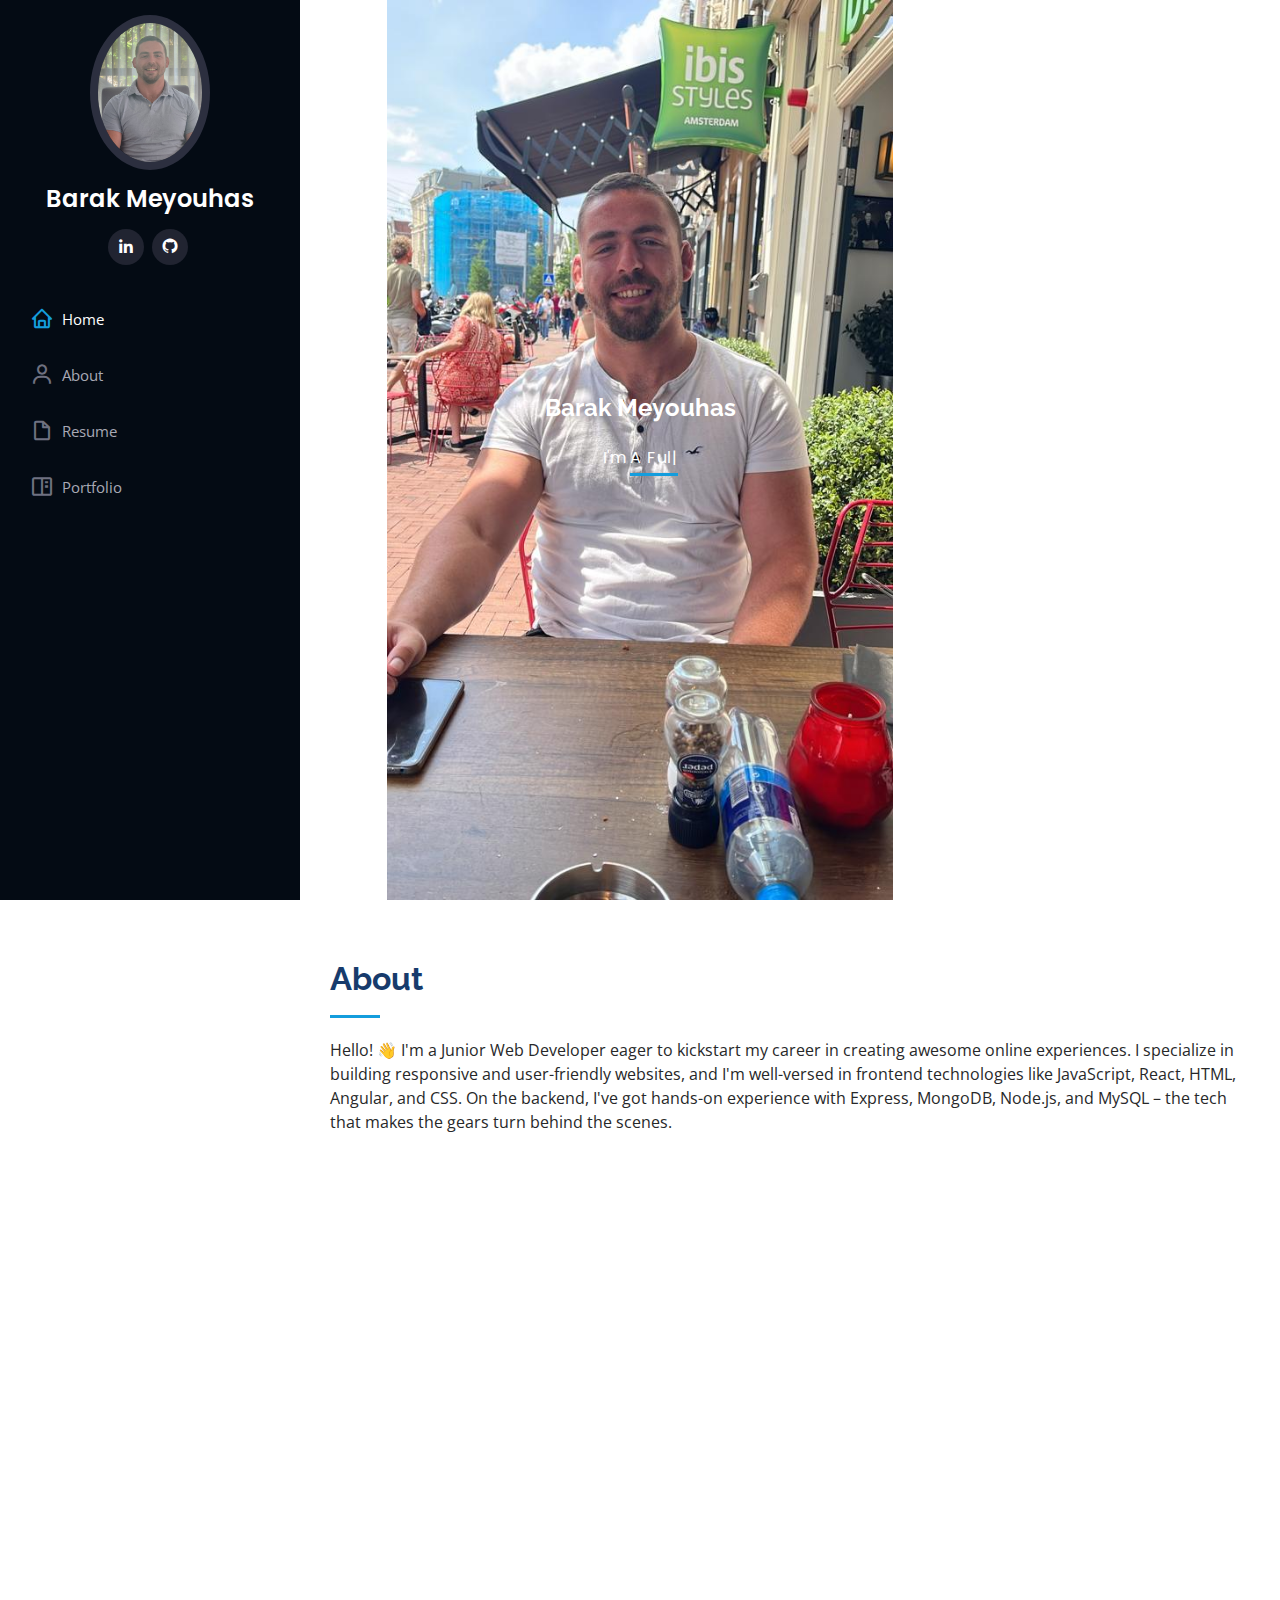
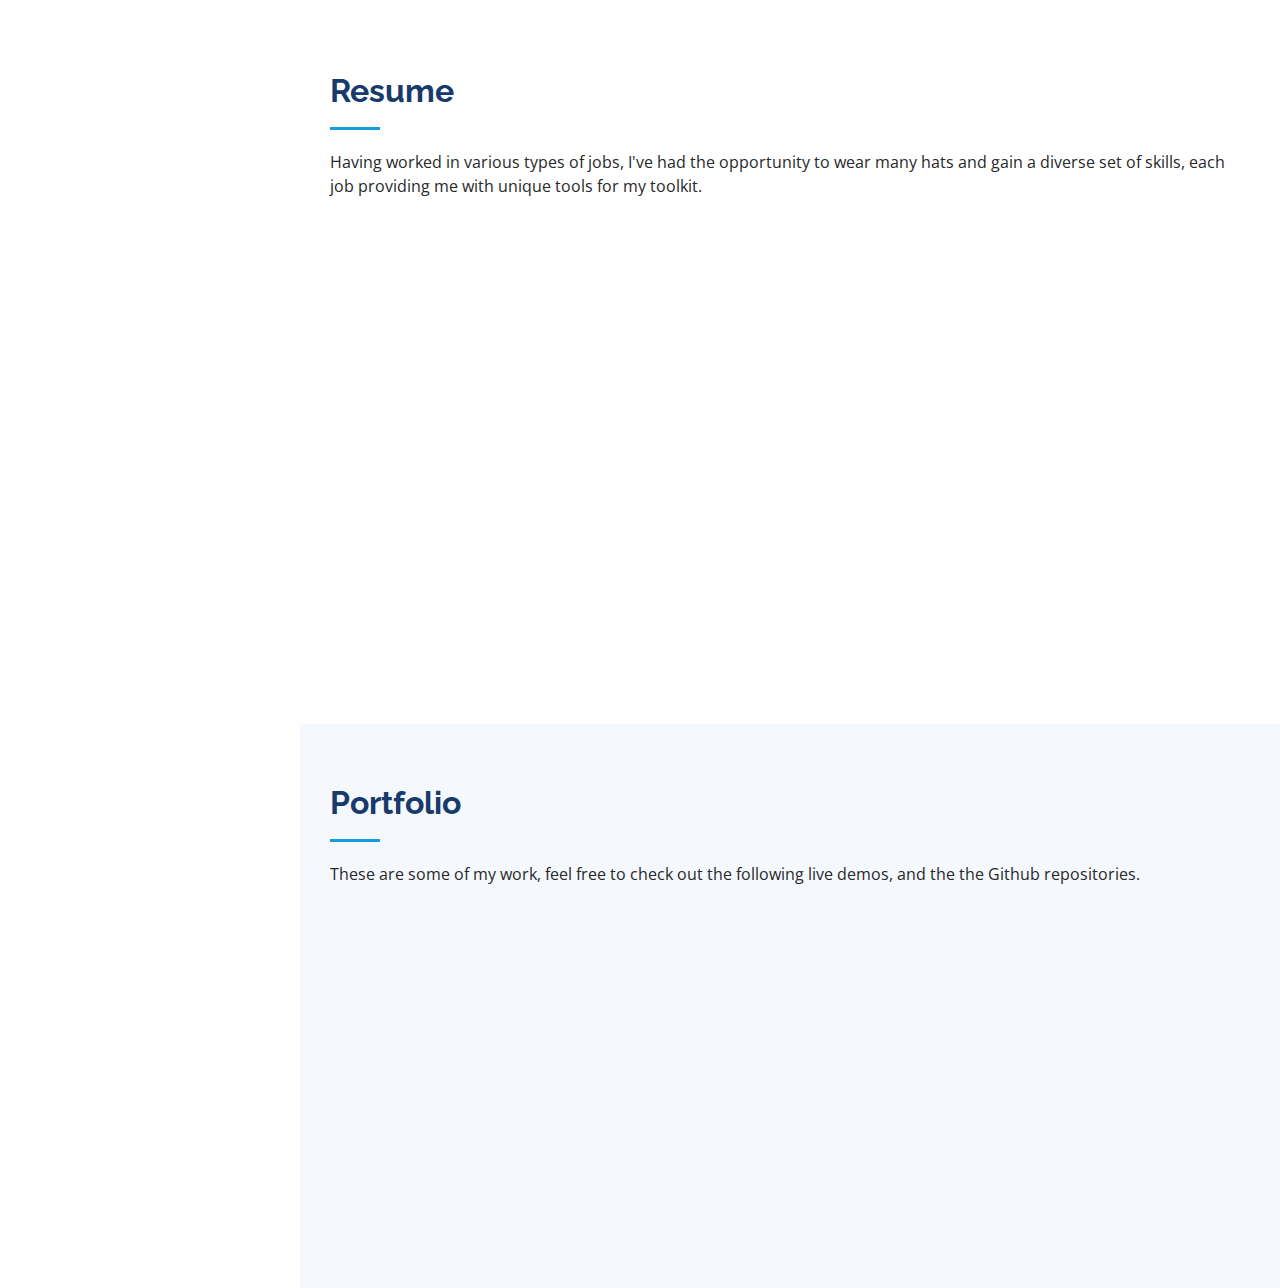
<file: index.html>
<!DOCTYPE html>
<html lang="en">
  <head>
    <meta charset="utf-8" />
    <meta content="width=device-width, initial-scale=1.0" name="viewport" />

    <title>Portfolio - Barak Meyouhas</title>
    <meta content="" name="description" />
    <meta content="" name="keywords" />

    <!-- Favicons -->
    <link href="assets/img/favicon.png" rel="icon" />
    <link href="assets/img/apple-touch-icon.png" rel="apple-touch-icon" />

    <!-- Google Fonts -->
    <link
      href="https://fonts.googleapis.com/css?family=Open+Sans:300,300i,400,400i,600,600i,700,700i|Raleway:300,300i,400,400i,500,500i,600,600i,700,700i|Poppins:300,300i,400,400i,500,500i,600,600i,700,700i"
      rel="stylesheet"
    />

    <!-- Vendor CSS Files -->
    <link href="assets/vendor/aos/aos.css" rel="stylesheet" />
    <link
      href="assets/vendor/bootstrap/css/bootstrap.min.css"
      rel="stylesheet"
    />
    <link
      href="assets/vendor/bootstrap-icons/bootstrap-icons.css"
      rel="stylesheet"
    />
    <link href="assets/vendor/boxicons/css/boxicons.min.css" rel="stylesheet" />
    <link
      href="assets/vendor/glightbox/css/glightbox.min.css"
      rel="stylesheet"
    />
    <link href="assets/vendor/swiper/swiper-bundle.min.css" rel="stylesheet" />

    <!-- Template Main CSS File -->
    <link href="assets/css/style.css" rel="stylesheet" />

    <!-- =======================================================
  * Template Name: iPortfolio
  * Updated: Nov 17 2023 with Bootstrap v5.3.2
  * Template URL: https://bootstrapmade.com/iportfolio-bootstrap-portfolio-websites-template/
  * Author: BootstrapMade.com
  * License: https://bootstrapmade.com/license/
  ======================================================== -->
  </head>

  <body>
    <!-- ======= Mobile nav toggle button ======= -->
    <i class="bi bi-list mobile-nav-toggle d-xl-none"></i>

    <!-- ======= Header ======= -->
    <header id="header">
      <div class="d-flex flex-column">
        <div class="profile">
          <img
            src="assets/img/portfolio image.jpeg"
            alt=""
            class="img-fluid rounded-circle"
          />
          <h1 class="text-light"><a href="index.html">Barak Meyouhas</a></h1>
          <div class="social-links mt-3 text-center">
            
            <a target="_blank" href="https://www.linkedin.com/in/barak-meyouhas-374752289/" class="linkedin"><i class="bx bxl-linkedin"></i></a>
            <a target="_blank" href="https://github.com/BarakMeyouhas" class="github"><i class="bx bxl-github"></i></a>

          </div>
        </div>

        <nav id="navbar" class="nav-menu navbar">
          <ul>
            <li>
              <a href="#hero" class="nav-link scrollto active"
                ><i class="bx bx-home"></i> <span>Home</span></a
              >
            </li>
            <li>
              <a href="#about" class="nav-link scrollto"
                ><i class="bx bx-user"></i> <span>About</span></a
              >
            </li>
            <li>
              <a href="#resume" class="nav-link scrollto"
                ><i class="bx bx-file-blank"></i> <span>Resume</span></a
              >
            </li>
            <li>
              <a href="#portfolio" class="nav-link scrollto"
                ><i class="bx bx-book-content"></i> <span>Portfolio</span></a
              >
            </li>
          </ul>
        </nav>
        <!-- .nav-menu -->
      </div>
    </header>
    <!-- End Header -->

    <!-- ======= Hero Section ======= -->
    <section
      id="hero"
      class="d-flex flex-column justify-content-center align-items-center"
    >
      <div class="hero-container" data-aos="fade-in">
        <h1>Barak Meyouhas</h1>
        <p>
          I'm
          <span
            class="typed"
            data-typed-items="A Full Stack Developer,A Team Player, Dedicated"
          ></span>
        </p>
      </div>
    </section>
    <!-- End Hero -->

    <main id="main">
      <!-- ======= About Section ======= -->
      <section id="about" class="about">
        <div class="container">
          <div class="section-title">
            <h2>About</h2>
            <p>
              Hello! 👋 I'm a Junior Web Developer eager to kickstart my career
              in creating awesome online experiences. I specialize in building
              responsive and user-friendly websites, and I'm well-versed in
              frontend technologies like JavaScript, React, HTML, Angular, and
              CSS. On the backend, I've got hands-on experience with Express,
              MongoDB, Node.js, and MySQL – the tech that makes the gears turn
              behind the scenes.
            </p>
          </div>

          <div class="row">
            <div class="col-lg-4" data-aos="fade-right">
              <img
                src="assets/img/portfolio image.jpeg"
                class="img-fluid"
                alt=""
              />
            </div>
            <div class="col-lg-8 pt-4 pt-lg-0 content" data-aos="fade-left">
              <h3>Full Stack Web Developer.</h3>
              <p class="fst-italic">Here are some more details about me.</p>
              <div class="row">
                <div class="col-lg-6">
                  <ul>
                    <li>
                      <i class="bi bi-chevron-right"></i>
                      <strong>Birthday:</strong> <span>25 February 1998</span>
                    </li>
                    <li>
                      <i class="bi bi-chevron-right"></i>
                      <strong>Phone:</strong> <span>0543342645</span>
                    </li>
                    <li>
                      <i class="bi bi-chevron-right"></i>
                      <strong>City:</strong> <span>Kfar Yona, Israel</span>
                    </li>
                  </ul>
                </div>
                <div class="col-lg-6">
                  <ul>
                    <li>
                      <i class="bi bi-chevron-right"></i> <strong>Age:</strong>
                      <span>26</span>
                    </li>
                    <li>
                      <i class="bi bi-chevron-right"></i>
                      <strong>Email:</strong>
                      <span>barakm25@gmail.com</span>
                    </li>
                    <li>
                      <i class="bi bi-chevron-right"></i>
                      <strong>Freelance:</strong> <span>Available</span>
                    </li>
                  </ul>
                </div>
              </div>
              <p>
                I've honed my skills through practical projects, and I'm ready
                to bring my passion for clean and efficient code to a
                professional setting. I approach each project with careful
                planning, ensuring that not only does everything work
                seamlessly, but it also looks good and provides a great user
                experience. My goal is to contribute and learn in a
                collaborative team environment while continuing to grow as a
                developer. Excited about the opportunity to bring my coding
                skills to a dynamic work environment and make a real impact!
              </p>
            </div>
          </div>
        </div>
      </section>
      <!-- End About Section -->

      <!-- ======= Facts Section ======= -->

      <!-- End Facts Section -->

      <!-- ======= Skills Section ======= -->

      <!-- End Skills Section -->

      <!-- ======= Resume Section ======= -->
      <section id="resume" class="resume">
        <div class="container">
          <div class="section-title">
            <h2>Resume</h2>
            <p>
              Having worked in various types of jobs, I've had the opportunity
              to wear many hats and gain a diverse set of skills, each job
              providing me with unique tools for my toolkit.
            </p>
          </div>

          <div class="row">
            <div class="col-lg-6" data-aos="fade-up">
              <h3 class="resume-title">Sumary</h3>
              <div class="resume-item pb-0">
                <h4>Barak Meyouhas</h4>
                <p>
                  <em
                    >Full Stack developer, knowledgeable in a variety of
                    languages ​​and software tools, graduated from John Bryce
                    academy with honors.</em
                  >
                </p>
              </div>

              <h3 class="resume-title">Education</h3>
              <div class="resume-item">
                <h4>Full Stack Developer</h4>
                <p><em>John Bryce academy</em></p>
              </div>
              <div class="resume-item">
                <h4>Fitness and Krav Maga coach</h4>
                <p><em>Wingate Institute</em></p>
              </div>
            </div>
            <div class="col-lg-6" data-aos="fade-up" data-aos-delay="100">
              <h3 class="resume-title">Professional Experience</h3>
              <div class="resume-item">
                <h4>Team leader, Camino, Geolim</h4>
                <ul>
                  <li>
                    Planning, leading and execution of projects - full
                    responsibility for constructions on behalf of the company
                  </li>
                  <li>Management of a team of 3 people or more</li>
                  <li>Solving problems in the field</li>
                </ul>
              </div>
              <div class="resume-item">
                <h4>Sports hall manager, Kfar Yona municipality</h4>
                <ul>
                  <li>Logistical management of a multi-purpose sports hall</li>
                  <li>
                    Communication with parents, students and various municipal
                    officials
                  </li>
                </ul>
              </div>
            </div>
          </div>
        </div>
      </section>
      <!-- End Resume Section -->

      <!-- ======= Portfolio Section ======= -->
      <section id="portfolio" class="portfolio section-bg">
        <div class="container">
          <div class="section-title">
            <h2>Portfolio</h2>
            <p>
              These are some of my work, feel free to check out the following live demos, and the the Github repositories.
            </p>
          </div>

          <!-- <div class="row" data-aos="fade-up">
            <div class="col-lg-12 d-flex justify-content-center">
              <ul id="portfolio-flters">
                <li data-filter="*" class="filter-active">All</li>
                <li data-filter=".filter-app">App</li>
                <li data-filter=".filter-card">Card</li>
                <li data-filter=".filter-web">Web</li>
              </ul>
            </div>
          </div> -->

          <div
            class="row portfolio-container"
            data-aos="fade-up"
            data-aos-delay="100"
          >
          <div class="col-lg-4 col-md-6 portfolio-item filter-app">
            <div class="portfolio-wrap">
              <img
                src="assets/img/portfolio/spotify clone.png"
                class="img-fluid"
                alt=""
              />
              <div class="portfolio-links">
                <a
                  href="assets/img/portfolio/spotify clone.png"
                  data-gallery="portfolioGallery"
                  class="portfolio-lightbox"
                  title="My Spotify Clone"
                  ><i class="bx bx-plus"></i>
                  <a target="_blank" href="https://github.com/BarakMeyouhas/Spotify-Clone" class="github"><i class="bx bxl-github"></i></a>
                </a>
                <a target="_blank" href="https://spotify-clone-nyz7.vercel.app/" title="More Details"
                  ><i class="bx bx-link"></i
                ></a>
              </div>
            </div>
          </div>

          <div class="col-lg-4 col-md-6 portfolio-item filter-app">
            <div class="portfolio-wrap">
              <img
                src="assets/img/portfolio/my-games-app.png"
                class="img-fluid"
                alt=""
              />
              <div class="portfolio-links">
                <a
                  href="assets/img/portfolio/my-games-app.png"
                  data-gallery="portfolioGallery"
                  class="portfolio-lightbox"
                  title="My Games App"
                  ><i class="bx bx-plus"></i>
                  <a target="_blank" href="https://github.com/BarakMeyouhas/my-games-app" class="github"><i class="bx bxl-github"></i></a>
                </a>
                <a target="_blank" href="https://beamish-blancmange-5e7497.netlify.app" title="More Details"
                  ><i class="bx bx-link"></i
                ></a>
              </div>
            </div>
          </div>

            <div class="col-lg-4 col-md-6 portfolio-item filter-app">
              <div class="portfolio-wrap">
                <img
                  src="assets/img/portfolio/my-vacation-app.jpg"
                  class="img-fluid"
                  alt=""
                />
                <div class="portfolio-links">
                  <a
                    href="assets/img/portfolio/my-vacation-app.jpg"
                    data-gallery="portfolioGallery"
                    class="portfolio-lightbox"
                    title="My Vacation App"
                    ><i class="bx bx-plus"></i>
                    <a target="_blank" href="https://github.com/BarakMeyouhas/my-vacation-app" class="github"><i class="bx bxl-github"></i></a>
                  </a>
                  <a target="_blank" href="https://inspiring-pudding-ed8de6.netlify.app" title="More Details"
                    ><i class="bx bx-link"></i
                  ></a>
                </div>
              </div>
            </div>

            <div class="col-lg-4 col-md-6 portfolio-item filter-web">
              <div class="portfolio-wrap">
                <img
                  src="assets/img/portfolio/my-album-app.png"
                  class="img-fluid"
                  alt=""
                />
                <div class="portfolio-links">
                  <a
                    href="assets/img/portfolio/my-album-app.png"
                    data-gallery="portfolioGallery"
                    class="portfolio-lightbox"
                    title="My Album App"
                    ><i class="bx bx-plus"></i>
                    <a target="_blank" href="https://github.com/BarakMeyouhas/my-album-app" class="github"><i class="bx bxl-github"></i></a>
                  </a>
                  <a target="_blank" href="https://magnificent-muffin-681f49.netlify.app" title="More Details"
                    ><i class="bx bx-link"></i
                  ></a>
                </div>
              </div>
            </div>

            <div class="col-lg-4 col-md-6 portfolio-item filter-app">
              <div class="portfolio-wrap">
                <img
                  src="assets/img/portfolio/my-youtube-app.png"
                  class="img-fluid"
                  alt=""
                />
                <div class="portfolio-links">
                  <a
                    href="assets/img/portfolio/my-youtube-app.png"
                    data-gallery="portfolioGallery"
                    class="portfolio-lightbox"
                    title="My Youtube App"
                    ><i class="bx bx-plus"></i>
                    <a target="_blank" href="https://github.com/BarakMeyouhas/my-youtube-app" class="github"><i class="bx bxl-github"></i></a>

                </a>
                  <a target="_blank" href="https://clinquant-torte-0fb9c6.netlify.app" title="More Details"
                    ><i class="bx bx-link"></i
                  ></a>
                </div>
              </div>
            </div>

            <div class="col-lg-4 col-md-6 portfolio-item filter-card">
              <div class="portfolio-wrap">
                <img
                  src="assets/img/portfolio/my-crypto-app.png"
                  class="img-fluid"
                  alt=""
                />
                <div class="portfolio-links">
                  <a
                    href="assets/img/portfolio/my-crypto-app.png"
                    data-gallery="portfolioGallery"
                    class="portfolio-lightbox"
                    title="My Crypto App"
                    >
                    <i class="bx bx-plus"></i>
                    <a target="_blank" href="https://github.com/BarakMeyouhas/my-crypto-project" class="github"><i class="bx bxl-github"></i></a>
                </a>
                  <a target="_blank" href="https://659edfb739a17f106f3be82f--marvelous-macaron-b2f833.netlify.app" title="More Details"
                    ><i class="bx bx-link"></i
                  ></a>
                </div>
              </div>
            </div>

            
      </section>
      <!-- End Portfolio Section -->

      <!-- ======= Services Section ======= -->

      <!-- End Services Section -->

      <!-- ======= Testimonials Section ======= -->

      <!-- End Testimonials Section -->

      <!-- ======= Contact Section ======= -->

      <!-- End Contact Section -->
    </main>
    <!-- End #main -->

    <!-- ======= Footer ======= -->
    <footer id="footer">
      <div class="container">
        <div class="copyright"></div>
        <div class="credits">
          <!-- All the links in the footer should remain intact. -->
          <!-- You can delete the links only if you purchased the pro version. -->
          <!-- Licensing information: https://bootstrapmade.com/license/ -->
          <!-- Purchase the pro version with working PHP/AJAX contact form: https://bootstrapmade.com/iportfolio-bootstrap-portfolio-websites-template/ -->
          <!-- Designed by <a href="https://bootstrapmade.com/">BootstrapMade</a> -->
        </div>
      </div>
    </footer>
    <!-- End  Footer -->

    <a
      href="#"
      class="back-to-top d-flex align-items-center justify-content-center"
      ><i class="bi bi-arrow-up-short"></i
    ></a>

    <!-- Vendor JS Files -->
    <script src="assets/vendor/purecounter/purecounter_vanilla.js"></script>
    <script src="assets/vendor/aos/aos.js"></script>
    <script src="assets/vendor/bootstrap/js/bootstrap.bundle.min.js"></script>
    <script src="assets/vendor/glightbox/js/glightbox.min.js"></script>
    <script src="assets/vendor/isotope-layout/isotope.pkgd.min.js"></script>
    <script src="assets/vendor/swiper/swiper-bundle.min.js"></script>
    <script src="assets/vendor/typed.js/typed.umd.js"></script>
    <script src="assets/vendor/waypoints/noframework.waypoints.js"></script>
    <script src="assets/vendor/php-email-form/validate.js"></script>

    <!-- Template Main JS File -->
    <script src="assets/js/main.js"></script>
  </body>
</html>
</file>
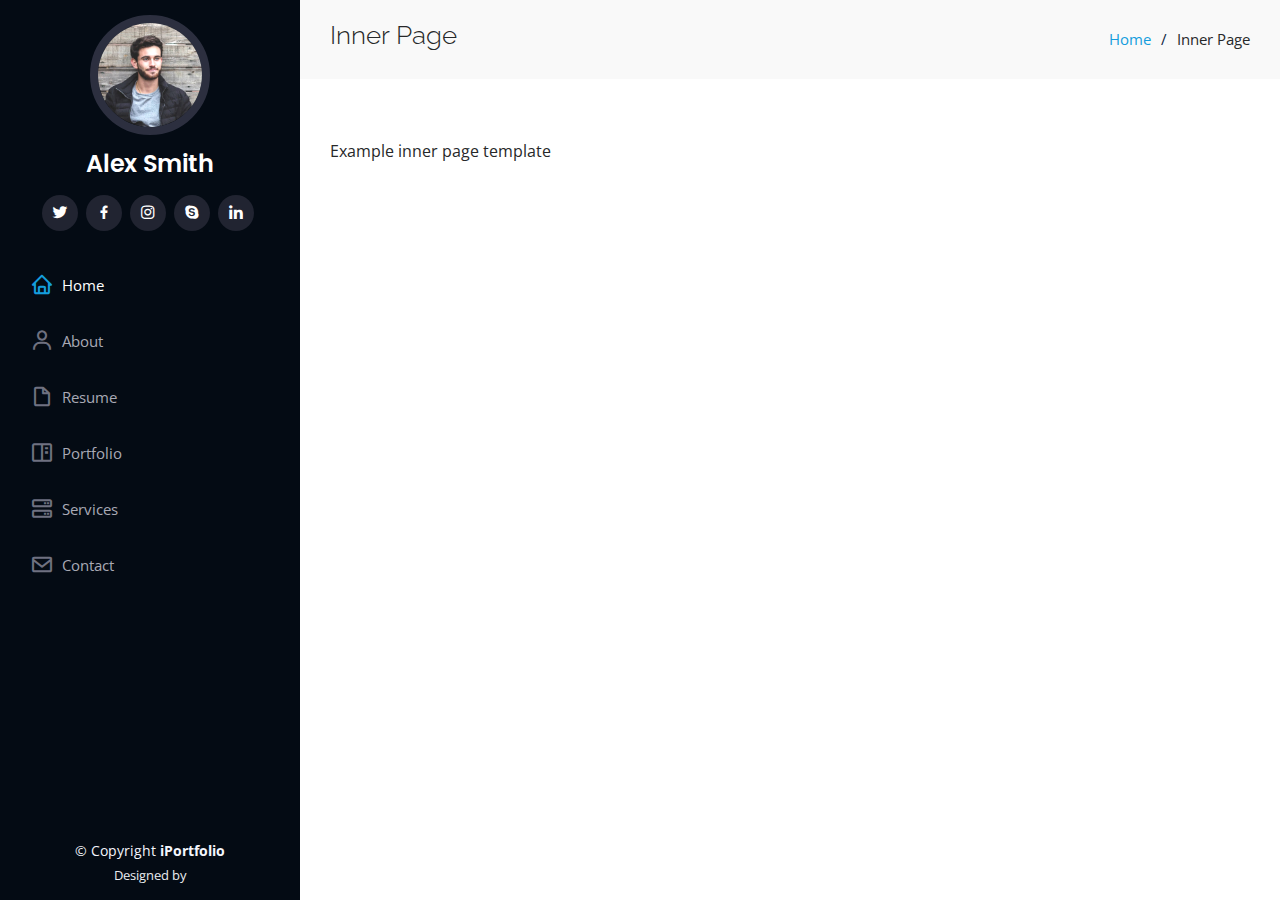
<file: inner-page.html>
<!DOCTYPE html>
<html lang="en">

<head>
  <meta charset="utf-8">
  <meta content="width=device-width, initial-scale=1.0" name="viewport">

  <title>Inner Page - iPortfolio Bootstrap Template</title>
  <meta content="" name="description">
  <meta content="" name="keywords">

  <!-- Favicons -->
  <link href="assets/img/favicon.png" rel="icon">
  <link href="assets/img/apple-touch-icon.png" rel="apple-touch-icon">

  <!-- Google Fonts -->
  <link href="https://fonts.googleapis.com/css?family=Open+Sans:300,300i,400,400i,600,600i,700,700i|Raleway:300,300i,400,400i,500,500i,600,600i,700,700i|Poppins:300,300i,400,400i,500,500i,600,600i,700,700i" rel="stylesheet">

  <!-- Vendor CSS Files -->
  <link href="assets/vendor/aos/aos.css" rel="stylesheet">
  <link href="assets/vendor/bootstrap/css/bootstrap.min.css" rel="stylesheet">
  <link href="assets/vendor/bootstrap-icons/bootstrap-icons.css" rel="stylesheet">
  <link href="assets/vendor/boxicons/css/boxicons.min.css" rel="stylesheet">
  <link href="assets/vendor/glightbox/css/glightbox.min.css" rel="stylesheet">
  <link href="assets/vendor/swiper/swiper-bundle.min.css" rel="stylesheet">

  <!-- Template Main CSS File -->
  <link href="assets/css/style.css" rel="stylesheet">

  <!-- =======================================================
  * Template Name: iPortfolio
  * Updated: Nov 17 2023 with Bootstrap v5.3.2
  * Template URL: https://bootstrapmade.com/iportfolio-bootstrap-portfolio-websites-template/
  * Author: BootstrapMade.com
  * License: https://bootstrapmade.com/license/
  ======================================================== -->
</head>

<body>

  <!-- ======= Mobile nav toggle button ======= -->
  <i class="bi bi-list mobile-nav-toggle d-xl-none"></i>

  <!-- ======= Header ======= -->
  <header id="header">
    <div class="d-flex flex-column">

      <div class="profile">
        <img src="assets/img/profile-img.jpg" alt="" class="img-fluid rounded-circle">
        <h1 class="text-light"><a href="index.html">Alex Smith</a></h1>
        <div class="social-links mt-3 text-center">
          <a href="#" class="twitter"><i class="bx bxl-twitter"></i></a>
          <a href="#" class="facebook"><i class="bx bxl-facebook"></i></a>
          <a href="#" class="instagram"><i class="bx bxl-instagram"></i></a>
          <a href="#" class="google-plus"><i class="bx bxl-skype"></i></a>
          <a href="#" class="linkedin"><i class="bx bxl-linkedin"></i></a>
        </div>
      </div>

      <nav id="navbar" class="nav-menu navbar">
        <ul>
          <li><a href="#hero" class="nav-link scrollto active"><i class="bx bx-home"></i> <span>Home</span></a></li>
          <li><a href="#about" class="nav-link scrollto"><i class="bx bx-user"></i> <span>About</span></a></li>
          <li><a href="#resume" class="nav-link scrollto"><i class="bx bx-file-blank"></i> <span>Resume</span></a></li>
          <li><a href="#portfolio" class="nav-link scrollto"><i class="bx bx-book-content"></i> <span>Portfolio</span></a></li>
          <li><a href="#services" class="nav-link scrollto"><i class="bx bx-server"></i> <span>Services</span></a></li>
          <li><a href="#contact" class="nav-link scrollto"><i class="bx bx-envelope"></i> <span>Contact</span></a></li>
        </ul>
      </nav><!-- .nav-menu -->
    </div>
  </header><!-- End Header -->

  <main id="main">

    <!-- ======= Breadcrumbs ======= -->
    <section class="breadcrumbs">
      <div class="container">

        <div class="d-flex justify-content-between align-items-center">
          <h2>Inner Page</h2>
          <ol>
            <li><a href="index.html">Home</a></li>
            <li>Inner Page</li>
          </ol>
        </div>

      </div>
    </section><!-- End Breadcrumbs -->

    <section class="inner-page">
      <div class="container">
        <p>
          Example inner page template
        </p>
      </div>
    </section>

  </main><!-- End #main -->

  <!-- ======= Footer ======= -->
  <footer id="footer">
    <div class="container">
      <div class="copyright">
        &copy; Copyright <strong><span>iPortfolio</span></strong>
      </div>
      <div class="credits">
        <!-- All the links in the footer should remain intact. -->
        <!-- You can delete the links only if you purchased the pro version. -->
        <!-- Licensing information: https://bootstrapmade.com/license/ -->
        <!-- Purchase the pro version with working PHP/AJAX contact form: https://bootstrapmade.com/iportfolio-bootstrap-portfolio-websites-template/ -->
        Designed by <a href="https://bootstrapmade.com/"></a>
      </div>
    </div>
  </footer><!-- End  Footer -->


  <!-- Vendor JS Files -->
  <script src="assets/vendor/purecounter/purecounter_vanilla.js"></script>
  <script src="assets/vendor/aos/aos.js"></script>
  <script src="assets/vendor/bootstrap/js/bootstrap.bundle.min.js"></script>
  <script src="assets/vendor/glightbox/js/glightbox.min.js"></script>
  <script src="assets/vendor/isotope-layout/isotope.pkgd.min.js"></script>
  <script src="assets/vendor/swiper/swiper-bundle.min.js"></script>
  <script src="assets/vendor/typed.js/typed.umd.js"></script>
  <script src="assets/vendor/waypoints/noframework.waypoints.js"></script>
  <script src="assets/vendor/php-email-form/validate.js"></script>

  <!-- Template Main JS File -->
  <script src="assets/js/main.js"></script>

</body>

</html>
</file>
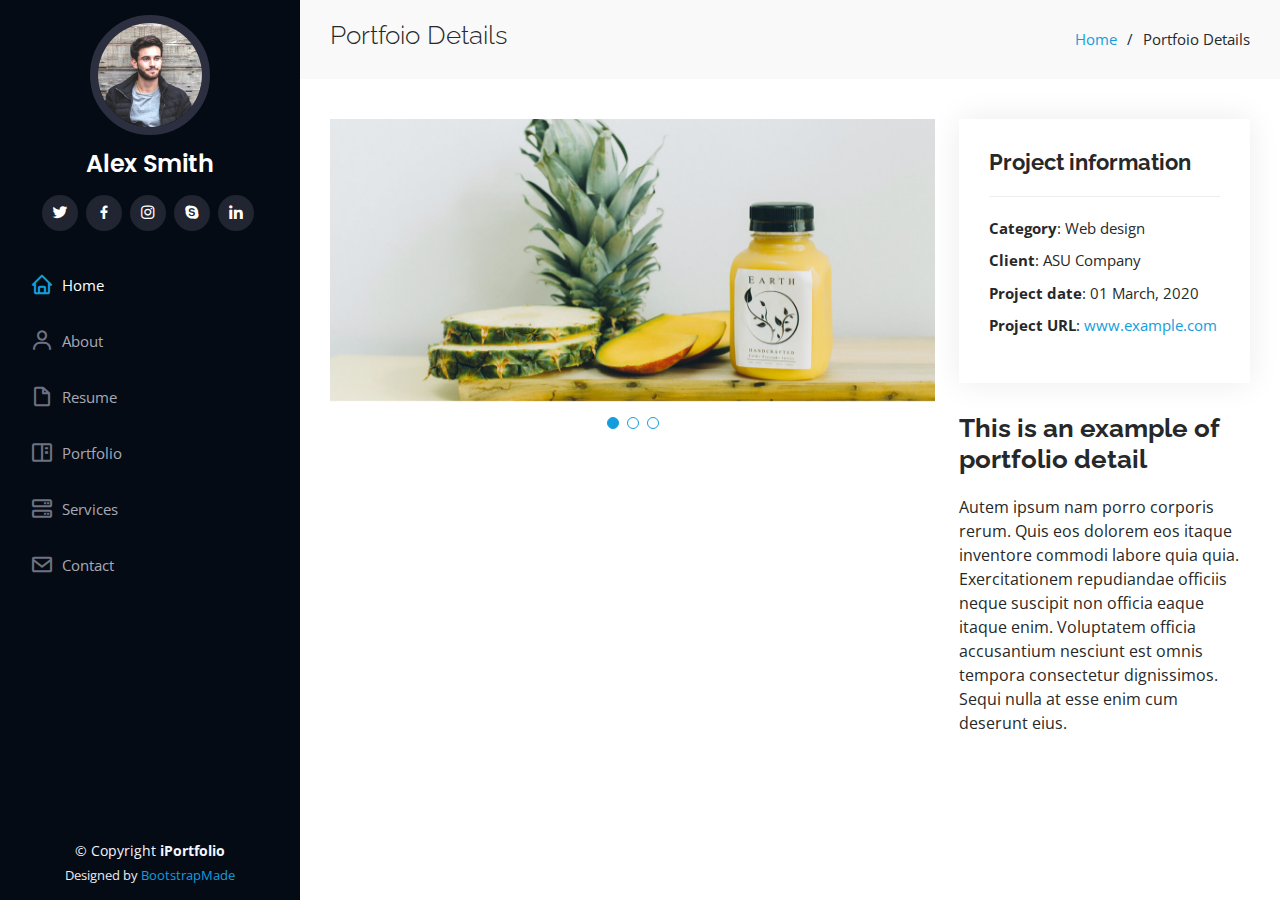
<file: portfolio-details.html>
<!DOCTYPE html>
<html lang="en">

<head>
  <meta charset="utf-8">
  <meta content="width=device-width, initial-scale=1.0" name="viewport">

  <title>Portfolio Details - iPortfolio Bootstrap Template</title>
  <meta content="" name="description">
  <meta content="" name="keywords">

  <!-- Favicons -->
  <link href="assets/img/favicon.png" rel="icon">
  <link href="assets/img/apple-touch-icon.png" rel="apple-touch-icon">

  <!-- Google Fonts -->
  <link href="https://fonts.googleapis.com/css?family=Open+Sans:300,300i,400,400i,600,600i,700,700i|Raleway:300,300i,400,400i,500,500i,600,600i,700,700i|Poppins:300,300i,400,400i,500,500i,600,600i,700,700i" rel="stylesheet">

  <!-- Vendor CSS Files -->
  <link href="assets/vendor/aos/aos.css" rel="stylesheet">
  <link href="assets/vendor/bootstrap/css/bootstrap.min.css" rel="stylesheet">
  <link href="assets/vendor/bootstrap-icons/bootstrap-icons.css" rel="stylesheet">
  <link href="assets/vendor/boxicons/css/boxicons.min.css" rel="stylesheet">
  <link href="assets/vendor/glightbox/css/glightbox.min.css" rel="stylesheet">
  <link href="assets/vendor/swiper/swiper-bundle.min.css" rel="stylesheet">

  <!-- Template Main CSS File -->
  <link href="assets/css/style.css" rel="stylesheet">

  <!-- =======================================================
  * Template Name: iPortfolio
  * Updated: Nov 17 2023 with Bootstrap v5.3.2
  * Template URL: https://bootstrapmade.com/iportfolio-bootstrap-portfolio-websites-template/
  * Author: BootstrapMade.com
  * License: https://bootstrapmade.com/license/
  ======================================================== -->
</head>

<body>

  <!-- ======= Mobile nav toggle button ======= -->
  <i class="bi bi-list mobile-nav-toggle d-xl-none"></i>

  <!-- ======= Header ======= -->
  <header id="header">
    <div class="d-flex flex-column">

      <div class="profile">
        <img src="assets/img/profile-img.jpg" alt="" class="img-fluid rounded-circle">
        <h1 class="text-light"><a href="index.html">Alex Smith</a></h1>
        <div class="social-links mt-3 text-center">
          <a href="#" class="twitter"><i class="bx bxl-twitter"></i></a>
          <a href="#" class="facebook"><i class="bx bxl-facebook"></i></a>
          <a href="#" class="instagram"><i class="bx bxl-instagram"></i></a>
          <a href="#" class="google-plus"><i class="bx bxl-skype"></i></a>
          <a href="#" class="linkedin"><i class="bx bxl-linkedin"></i></a>
        </div>
      </div>

      <nav id="navbar" class="nav-menu navbar">
        <ul>
          <li><a href="#hero" class="nav-link scrollto active"><i class="bx bx-home"></i> <span>Home</span></a></li>
          <li><a href="#about" class="nav-link scrollto"><i class="bx bx-user"></i> <span>About</span></a></li>
          <li><a href="#resume" class="nav-link scrollto"><i class="bx bx-file-blank"></i> <span>Resume</span></a></li>
          <li><a href="#portfolio" class="nav-link scrollto"><i class="bx bx-book-content"></i> <span>Portfolio</span></a></li>
          <li><a href="#services" class="nav-link scrollto"><i class="bx bx-server"></i> <span>Services</span></a></li>
          <li><a href="#contact" class="nav-link scrollto"><i class="bx bx-envelope"></i> <span>Contact</span></a></li>
        </ul>
      </nav><!-- .nav-menu -->
    </div>
  </header><!-- End Header -->

  <main id="main">

    <!-- ======= Breadcrumbs ======= -->
    <section id="breadcrumbs" class="breadcrumbs">
      <div class="container">

        <div class="d-flex justify-content-between align-items-center">
          <h2>Portfoio Details</h2>
          <ol>
            <li><a href="index.html">Home</a></li>
            <li>Portfoio Details</li>
          </ol>
        </div>

      </div>
    </section><!-- End Breadcrumbs -->

    <!-- ======= Portfolio Details Section ======= -->
    <section id="portfolio-details" class="portfolio-details">
      <div class="container">

        <div class="row gy-4">

          <div class="col-lg-8">
            <div class="portfolio-details-slider swiper">
              <div class="swiper-wrapper align-items-center">

                <div class="swiper-slide">
                  <img src="assets/img/portfolio/portfolio-details-1.jpg" alt="">
                </div>

                <div class="swiper-slide">
                  <img src="assets/img/portfolio/portfolio-details-2.jpg" alt="">
                </div>

                <div class="swiper-slide">
                  <img src="assets/img/portfolio/portfolio-details-3.jpg" alt="">
                </div>

              </div>
              <div class="swiper-pagination"></div>
            </div>
          </div>

          <div class="col-lg-4">
            <div class="portfolio-info">
              <h3>Project information</h3>
              <ul>
                <li><strong>Category</strong>: Web design</li>
                <li><strong>Client</strong>: ASU Company</li>
                <li><strong>Project date</strong>: 01 March, 2020</li>
                <li><strong>Project URL</strong>: <a href="#">www.example.com</a></li>
              </ul>
            </div>
            <div class="portfolio-description">
              <h2>This is an example of portfolio detail</h2>
              <p>
                Autem ipsum nam porro corporis rerum. Quis eos dolorem eos itaque inventore commodi labore quia quia. Exercitationem repudiandae officiis neque suscipit non officia eaque itaque enim. Voluptatem officia accusantium nesciunt est omnis tempora consectetur dignissimos. Sequi nulla at esse enim cum deserunt eius.
              </p>
            </div>
          </div>

        </div>

      </div>
    </section><!-- End Portfolio Details Section -->

  </main><!-- End #main -->

  <!-- ======= Footer ======= -->
  <footer id="footer">
    <div class="container">
      <div class="copyright">
        &copy; Copyright <strong><span>iPortfolio</span></strong>
      </div>
      <div class="credits">
        <!-- All the links in the footer should remain intact. -->
        <!-- You can delete the links only if you purchased the pro version. -->
        <!-- Licensing information: https://bootstrapmade.com/license/ -->
        <!-- Purchase the pro version with working PHP/AJAX contact form: https://bootstrapmade.com/iportfolio-bootstrap-portfolio-websites-template/ -->
        Designed by <a href="https://bootstrapmade.com/">BootstrapMade</a>
      </div>
    </div>
  </footer><!-- End  Footer -->

  <a href="#" class="back-to-top d-flex align-items-center justify-content-center"><i class="bi bi-arrow-up-short"></i></a>

  <!-- Vendor JS Files -->
  <script src="assets/vendor/purecounter/purecounter_vanilla.js"></script>
  <script src="assets/vendor/aos/aos.js"></script>
  <script src="assets/vendor/bootstrap/js/bootstrap.bundle.min.js"></script>
  <script src="assets/vendor/glightbox/js/glightbox.min.js"></script>
  <script src="assets/vendor/isotope-layout/isotope.pkgd.min.js"></script>
  <script src="assets/vendor/swiper/swiper-bundle.min.js"></script>
  <script src="assets/vendor/typed.js/typed.umd.js"></script>
  <script src="assets/vendor/waypoints/noframework.waypoints.js"></script>
  <script src="assets/vendor/php-email-form/validate.js"></script>

  <!-- Template Main JS File -->
  <script src="assets/js/main.js"></script>

</body>

</html>
</file>
<file: assets/css/style.css>
/**
* Template Name: iPortfolio
* Updated: Nov 17 2023 with Bootstrap v5.3.2
* Template URL: https://bootstrapmade.com/iportfolio-bootstrap-portfolio-websites-template/
* Author: BootstrapMade.com
* License: https://bootstrapmade.com/license/
*/

/*--------------------------------------------------------------
# General
--------------------------------------------------------------*/
body {
  font-family: "Open Sans", sans-serif;
  color: #272829;
}

a {
  color: #149ddd;
  text-decoration: none;
}

a:hover {
  color: #37b3ed;
  text-decoration: none;
}

h1,
h2,
h3,
h4,
h5,
h6 {
  font-family: "Raleway", sans-serif;
}

/*--------------------------------------------------------------
# Back to top button
--------------------------------------------------------------*/
.back-to-top {
  position: fixed;
  visibility: hidden;
  opacity: 0;
  right: 15px;
  bottom: 15px;
  z-index: 996;
  background: #149ddd;
  width: 40px;
  height: 40px;
  border-radius: 50px;
  transition: all 0.4s;
}

.back-to-top i {
  font-size: 28px;
  color: #fff;
  line-height: 0;
}

.back-to-top:hover {
  background: #2eafec;
  color: #fff;
}

.back-to-top.active {
  visibility: visible;
  opacity: 1;
}

/*--------------------------------------------------------------
# Header
--------------------------------------------------------------*/
#header {
  position: fixed;
  top: 0;
  left: 0;
  bottom: 0;
  width: 300px;
  transition: all ease-in-out 0.5s;
  z-index: 9997;
  transition: all 0.5s;
  padding: 0 15px;
  background: #040b14;
  overflow-y: auto;
}

#header .profile img {
  margin: 15px auto;
  display: block;
  width: 120px;
  border: 8px solid #2c2f3f;
}

#header .profile h1 {
  font-size: 24px;
  margin: 0;
  padding: 0;
  font-weight: 600;
  -moz-text-align-last: center;
  text-align-last: center;
  font-family: "Poppins", sans-serif;
}

#header .profile h1 a,
#header .profile h1 a:hover {
  color: #fff;
  text-decoration: none;
}

#header .profile .social-links a {
  font-size: 18px;
  display: inline-block;
  background: #212431;
  color: #fff;
  line-height: 1;
  padding: 8px 0;
  margin-right: 4px;
  border-radius: 50%;
  text-align: center;
  width: 36px;
  height: 36px;
  transition: 0.3s;
}

#header .profile .social-links a:hover {
  background: #149ddd;
  color: #fff;
  text-decoration: none;
}

#main {
  margin-left: 300px;
}

.container,
.container-fluid {
  padding-left: 30px;
  padding-right: 30px;
}

@media (max-width: 1199px) {
  #header {
    left: -300px;
  }

  #main {
    margin-left: 0;
  }

  .container,
  .container-fluid {
    padding-left: 12px;
    padding-right: 12px;
  }
}

/*--------------------------------------------------------------
# Navigation Menu
--------------------------------------------------------------*/
/* Desktop Navigation */
.nav-menu {
  padding: 30px 0 0 0;
}

.nav-menu * {
  margin: 0;
  padding: 0;
  list-style: none;
}

.nav-menu>ul>li {
  position: relative;
  white-space: nowrap;
}

.nav-menu a,
.nav-menu a:focus {
  display: flex;
  align-items: center;
  color: #a8a9b4;
  padding: 12px 15px;
  margin-bottom: 8px;
  transition: 0.3s;
  font-size: 15px;
}

.nav-menu a i,
.nav-menu a:focus i {
  font-size: 24px;
  padding-right: 8px;
  color: #6f7180;
}

.nav-menu a:hover,
.nav-menu .active,
.nav-menu .active:focus,
.nav-menu li:hover>a {
  text-decoration: none;
  color: #fff;
}

.nav-menu a:hover i,
.nav-menu .active i,
.nav-menu .active:focus i,
.nav-menu li:hover>a i {
  color: #149ddd;
}

/* Mobile Navigation */
.mobile-nav-toggle {
  position: fixed;
  right: 15px;
  top: 15px;
  z-index: 9998;
  border: 0;
  font-size: 24px;
  transition: all 0.4s;
  outline: none !important;
  background-color: #149ddd;
  color: #fff;
  width: 40px;
  height: 40px;
  display: inline-flex;
  align-items: center;
  justify-content: center;
  line-height: 0;
  border-radius: 50px;
  cursor: pointer;
}

.mobile-nav-active {
  overflow: hidden;
}

.mobile-nav-active #header {
  left: 0;
}

/*--------------------------------------------------------------
# Hero Section
--------------------------------------------------------------*/
#hero {
  width: 100%;
  height: 100vh;
  background: url("../img/portfolio image2.jpeg") center center;
  background-size: contain;
  background-position: center;
  background-repeat: no-repeat; /* Prevent image repeat */
}

#hero:before {
  content: "";
  position: absolute;
  bottom: 0;
  top: 0;
  left: 0;
  right: 0;
  z-index: 1;
}

#hero .hero-container {
  position: relative;
  z-index: 2;
  min-width: 300px;
  display: flex;
  flex-direction: column;
  justify-content: center;
  align-items: center;
}

#hero h1 {
  margin: 0 0 10px 0;
  font-size: 24px;
  font-weight: 700;
  line-height: 56px;
  color: #fff;
}

#hero p {
  color: #fff;
  margin-bottom: 50px;
  font-size: 16px;
  font-family: "Poppins", sans-serif;
}

#hero p span {
  color: #fff;
  padding-bottom: 4px;
  letter-spacing: 1px;
  border-bottom: 3px solid #149ddd;
}

@media (min-width: 1024px) {
  #hero {
    background-attachment: fixed;
  }
}

@media (max-width: 768px) {
  #hero h1 {
    font-size: 28px;
    line-height: 36px;
  }

  #hero h2 {
    font-size: 8px;
    line-height: 14px;
    margin-bottom: 20px;
  }
}

/*--------------------------------------------------------------
# Sections General
--------------------------------------------------------------*/
section {
  padding: 60px 0;
  overflow: hidden;
}

.section-bg {
  background: #f5f8fd;
}

.section-title {
  padding-bottom: 30px;
}

.section-title h2 {
  font-size: 32px;
  font-weight: bold;
  margin-bottom: 20px;
  padding-bottom: 20px;
  position: relative;
  color: #173b6c;
}

.section-title h2::after {
  content: "";
  position: absolute;
  display: block;
  width: 50px;
  height: 3px;
  background: #149ddd;
  bottom: 0;
  left: 0;
}

.section-title p {
  margin-bottom: 0;
}

/*--------------------------------------------------------------
# About
--------------------------------------------------------------*/
.about .content h3 {
  font-weight: 700;
  font-size: 26px;
  color: #173b6c;
}

.about .content ul {
  list-style: none;
  padding: 0;
}

.about .content ul li {
  margin-bottom: 20px;
  display: flex;
  align-items: center;
}

.about .content ul strong {
  margin-right: 10px;
}

.about .content ul i {
  font-size: 16px;
  margin-right: 5px;
  color: #149ddd;
  line-height: 0;
}

.about .content p:last-child {
  margin-bottom: 0;
}

/*--------------------------------------------------------------
# Facts
--------------------------------------------------------------*/
.facts {
  padding-bottom: 30px;
}

.facts .count-box {
  padding: 30px;
  width: 100%;
}

.facts .count-box i {
  display: block;
  font-size: 44px;
  color: #149ddd;
  float: left;
  line-height: 0;
}

.facts .count-box span {
  font-size: 48px;
  line-height: 40px;
  display: block;
  font-weight: 700;
  color: #050d18;
  margin-left: 60px;
}

.facts .count-box p {
  padding: 15px 0 0 0;
  margin: 0 0 0 60px;
  font-family: "Raleway", sans-serif;
  font-size: 14px;
  color: #122f57;
}

.facts .count-box a {
  font-weight: 600;
  display: block;
  margin-top: 20px;
  color: #122f57;
  font-size: 15px;
  font-family: "Poppins", sans-serif;
  transition: ease-in-out 0.3s;
}

.facts .count-box a:hover {
  color: #1f5297;
}

/*--------------------------------------------------------------
# Akills
--------------------------------------------------------------*/
.skills .progress {
  height: 60px;
  display: block;
  background: none;
  border-radius: 0;
}

.skills .progress .skill {
  padding: 0;
  margin: 0 0 6px 0;
  text-transform: uppercase;
  display: block;
  font-weight: 600;
  font-family: "Poppins", sans-serif;
  color: #050d18;
}

.skills .progress .skill .val {
  float: right;
  font-style: normal;
}

.skills .progress-bar-wrap {
  background: #dce8f8;
  height: 10px;
}

.skills .progress-bar {
  width: 1px;
  height: 10px;
  transition: 0.9s;
  background-color: #149ddd;
}

/*--------------------------------------------------------------
# Resume
--------------------------------------------------------------*/
.resume .resume-title {
  font-size: 26px;
  font-weight: 700;
  margin-top: 20px;
  margin-bottom: 20px;
  color: #050d18;
}

.resume .resume-item {
  padding: 0 0 20px 20px;
  margin-top: -2px;
  border-left: 2px solid #1f5297;
  position: relative;
}

.resume .resume-item h4 {
  line-height: 18px;
  font-size: 18px;
  font-weight: 600;
  text-transform: uppercase;
  font-family: "Poppins", sans-serif;
  color: #050d18;
  margin-bottom: 10px;
}

.resume .resume-item h5 {
  font-size: 16px;
  background: #e4edf9;
  padding: 5px 15px;
  display: inline-block;
  font-weight: 600;
  margin-bottom: 10px;
}

.resume .resume-item ul {
  padding-left: 20px;
}

.resume .resume-item ul li {
  padding-bottom: 10px;
}

.resume .resume-item:last-child {
  padding-bottom: 0;
}

.resume .resume-item::before {
  content: "";
  position: absolute;
  width: 16px;
  height: 16px;
  border-radius: 50px;
  left: -9px;
  top: 0;
  background: #fff;
  border: 2px solid #1f5297;
}

/*--------------------------------------------------------------
# Portfolio
--------------------------------------------------------------*/
.portfolio .portfolio-item {
  margin-bottom: 30px;
}

.portfolio #portfolio-flters {
  padding: 0;
  margin: 0 auto 35px auto;
  list-style: none;
  text-align: center;
  background: #fff;
  border-radius: 50px;
  padding: 2px 15px;
}

.portfolio #portfolio-flters li {
  cursor: pointer;
  display: inline-block;
  padding: 10px 15px 8px 15px;
  font-size: 14px;
  font-weight: 600;
  line-height: 1;
  text-transform: uppercase;
  color: #272829;
  margin-bottom: 5px;
  transition: all 0.3s ease-in-out;
}

.portfolio #portfolio-flters li:hover,
.portfolio #portfolio-flters li.filter-active {
  color: #149ddd;
}

.portfolio #portfolio-flters li:last-child {
  margin-right: 0;
}

.portfolio .portfolio-wrap {
  transition: 0.3s;
  position: relative;
  overflow: hidden;
  z-index: 1;
}

.portfolio .portfolio-wrap::before {
  content: "";
  background: rgba(255, 255, 255, 0.5);
  position: absolute;
  left: 0;
  right: 0;
  top: 0;
  bottom: 0;
  transition: all ease-in-out 0.3s;
  z-index: 2;
  opacity: 0;
}

.portfolio .portfolio-wrap .portfolio-links {
  opacity: 1;
  left: 0;
  right: 0;
  bottom: -60px;
  z-index: 3;
  position: absolute;
  transition: all ease-in-out 0.3s;
  display: flex;
  justify-content: center;
}

.portfolio .portfolio-wrap .portfolio-links a {
  color: #fff;
  font-size: 28px;
  text-align: center;
  background: rgba(20, 157, 221, 0.75);
  transition: 0.3s;
  width: 50%;
}

.portfolio .portfolio-wrap .portfolio-links a:hover {
  background: rgba(20, 157, 221, 0.95);
}

.portfolio .portfolio-wrap .portfolio-links a+a {
  border-left: 1px solid #37b3ed;
}

.portfolio .portfolio-wrap:hover::before {
  top: 0;
  left: 0;
  right: 0;
  bottom: 0;
  opacity: 1;
}

.portfolio .portfolio-wrap:hover .portfolio-links {
  opacity: 1;
  bottom: 0;
}

/*--------------------------------------------------------------
# Portfolio Details
--------------------------------------------------------------*/
.portfolio-details {
  padding-top: 40px;
}

.portfolio-details .portfolio-details-slider img {
  width: 100%;
}

.portfolio-details .portfolio-details-slider .swiper-pagination {
  margin-top: 20px;
  position: relative;
}

.portfolio-details .portfolio-details-slider .swiper-pagination .swiper-pagination-bullet {
  width: 12px;
  height: 12px;
  background-color: #fff;
  opacity: 1;
  border: 1px solid #149ddd;
}

.portfolio-details .portfolio-details-slider .swiper-pagination .swiper-pagination-bullet-active {
  background-color: #149ddd;
}

.portfolio-details .portfolio-info {
  padding: 30px;
  box-shadow: 0px 0 30px rgba(5, 13, 24, 0.08);
}

.portfolio-details .portfolio-info h3 {
  font-size: 22px;
  font-weight: 700;
  margin-bottom: 20px;
  padding-bottom: 20px;
  border-bottom: 1px solid #eee;
}

.portfolio-details .portfolio-info ul {
  list-style: none;
  padding: 0;
  font-size: 15px;
}

.portfolio-details .portfolio-info ul li+li {
  margin-top: 10px;
}

.portfolio-details .portfolio-description {
  padding-top: 30px;
}

.portfolio-details .portfolio-description h2 {
  font-size: 26px;
  font-weight: 700;
  margin-bottom: 20px;
}

.portfolio-details .portfolio-description p {
  padding: 0;
}

/*--------------------------------------------------------------
# Services
--------------------------------------------------------------*/
.services .icon-box {
  margin-bottom: 20px;
}

.services .icon {
  float: left;
  display: flex;
  align-items: center;
  justify-content: center;
  width: 54px;
  height: 54px;
  background: #149ddd;
  border-radius: 50%;
  transition: 0.5s;
  border: 1px solid #149ddd;
}

.services .icon i {
  color: #fff;
  font-size: 24px;
  line-height: 0;
}

.services .icon-box:hover .icon {
  background: #fff;
}

.services .icon-box:hover .icon i {
  color: #149ddd;
}

.services .title {
  margin-left: 80px;
  font-weight: 700;
  margin-bottom: 15px;
  font-size: 18px;
}

.services .title a {
  color: #343a40;
}

.services .title a:hover {
  color: #149ddd;
}

.services .description {
  margin-left: 80px;
  line-height: 24px;
  font-size: 14px;
}

/*--------------------------------------------------------------
# Testimonials
--------------------------------------------------------------*/
.testimonials .testimonials-carousel,
.testimonials .testimonials-slider {
  overflow: hidden;
}

.testimonials .testimonial-item {
  box-sizing: content-box;
  text-align: center;
  min-height: 320px;
}

.testimonials .testimonial-item .testimonial-img {
  width: 90px;
  border-radius: 50%;
  margin: 0 auto;
}

.testimonials .testimonial-item h3 {
  font-size: 18px;
  font-weight: bold;
  margin: 10px 0 5px 0;
  color: #111;
}

.testimonials .testimonial-item h4 {
  font-size: 14px;
  color: #999;
  margin: 0;
}

.testimonials .testimonial-item .quote-icon-left,
.testimonials .testimonial-item .quote-icon-right {
  color: #c3e8fa;
  font-size: 26px;
}

.testimonials .testimonial-item .quote-icon-left {
  display: inline-block;
  left: -5px;
  position: relative;
}

.testimonials .testimonial-item .quote-icon-right {
  display: inline-block;
  right: -5px;
  position: relative;
  top: 10px;
}

.testimonials .testimonial-item p {
  font-style: italic;
  margin: 0 15px 15px 15px;
  padding: 20px;
  background: #fff;
  position: relative;
  margin-bottom: 35px;
  border-radius: 6px;
  box-shadow: 0px 2px 15px rgba(0, 0, 0, 0.1);
}

.testimonials .testimonial-item p::after {
  content: "";
  width: 0;
  height: 0;
  border-top: 20px solid #fff;
  border-right: 20px solid transparent;
  border-left: 20px solid transparent;
  position: absolute;
  bottom: -20px;
  left: calc(50% - 20px);
}

.testimonials .swiper-pagination {
  margin-top: 20px;
  position: relative;
}

.testimonials .swiper-pagination .swiper-pagination-bullet {
  width: 12px;
  height: 12px;
  background-color: #fff;
  opacity: 1;
  border: 1px solid #149ddd;
}

.testimonials .swiper-pagination .swiper-pagination-bullet-active {
  background-color: #149ddd;
}

/*--------------------------------------------------------------
# Contact
--------------------------------------------------------------*/
.contact {
  padding-bottom: 130px;
}

.contact .info {
  padding: 30px;
  background: #fff;
  width: 100%;
  box-shadow: 0 0 24px 0 rgba(0, 0, 0, 0.12);
}

.contact .info i {
  font-size: 20px;
  color: #149ddd;
  float: left;
  width: 44px;
  height: 44px;
  background: #dff3fc;
  display: flex;
  justify-content: center;
  align-items: center;
  border-radius: 50px;
  transition: all 0.3s ease-in-out;
}

.contact .info h4 {
  padding: 0 0 0 60px;
  font-size: 22px;
  font-weight: 600;
  margin-bottom: 5px;
  color: #050d18;
}

.contact .info p {
  padding: 0 0 10px 60px;
  margin-bottom: 20px;
  font-size: 14px;
  color: #173b6c;
}

.contact .info .email p {
  padding-top: 5px;
}

.contact .info .social-links {
  padding-left: 60px;
}

.contact .info .social-links a {
  font-size: 18px;
  display: inline-block;
  background: #333;
  color: #fff;
  line-height: 1;
  padding: 8px 0;
  border-radius: 50%;
  text-align: center;
  width: 36px;
  height: 36px;
  transition: 0.3s;
  margin-right: 10px;
}

.contact .info .social-links a:hover {
  background: #149ddd;
  color: #fff;
}

.contact .info .email:hover i,
.contact .info .address:hover i,
.contact .info .phone:hover i {
  background: #149ddd;
  color: #fff;
}

.contact .php-email-form {
  width: 100%;
  padding: 30px;
  background: #fff;
  box-shadow: 0 0 24px 0 rgba(0, 0, 0, 0.12);
}

.contact .php-email-form .form-group {
  padding-bottom: 8px;
}

.contact .php-email-form .validate {
  display: none;
  color: red;
  margin: 0 0 15px 0;
  font-weight: 400;
  font-size: 13px;
}

.contact .php-email-form .error-message {
  display: none;
  color: #fff;
  background: #ed3c0d;
  text-align: left;
  padding: 15px;
  font-weight: 600;
}

.contact .php-email-form .error-message br+br {
  margin-top: 25px;
}

.contact .php-email-form .sent-message {
  display: none;
  color: #fff;
  background: #18d26e;
  text-align: center;
  padding: 15px;
  font-weight: 600;
}

.contact .php-email-form .loading {
  display: none;
  background: #fff;
  text-align: center;
  padding: 15px;
}

.contact .php-email-form .loading:before {
  content: "";
  display: inline-block;
  border-radius: 50%;
  width: 24px;
  height: 24px;
  margin: 0 10px -6px 0;
  border: 3px solid #18d26e;
  border-top-color: #eee;
  animation: animate-loading 1s linear infinite;
}

.contact .php-email-form .form-group {
  margin-bottom: 15px;
}

.contact .php-email-form label {
  padding-bottom: 8px;
}

.contact .php-email-form input,
.contact .php-email-form textarea {
  border-radius: 0;
  box-shadow: none;
  font-size: 14px;
}

.contact .php-email-form input {
  height: 44px;
}

.contact .php-email-form textarea {
  padding: 10px 15px;
}

.contact .php-email-form button[type=submit] {
  background: #149ddd;
  border: 0;
  padding: 10px 24px;
  color: #fff;
  transition: 0.4s;
  border-radius: 4px;
}

.contact .php-email-form button[type=submit]:hover {
  background: #37b3ed;
}

@keyframes animate-loading {
  0% {
    transform: rotate(0deg);
  }

  100% {
    transform: rotate(360deg);
  }
}

/*--------------------------------------------------------------
# Breadcrumbs
--------------------------------------------------------------*/
.breadcrumbs {
  padding: 20px 0;
  background: #f9f9f9;
}

.breadcrumbs h2 {
  font-size: 26px;
  font-weight: 300;
}

.breadcrumbs ol {
  display: flex;
  flex-wrap: wrap;
  list-style: none;
  padding: 0;
  margin: 0;
  font-size: 15px;
}

.breadcrumbs ol li+li {
  padding-left: 10px;
}

.breadcrumbs ol li+li::before {
  display: inline-block;
  padding-right: 10px;
  color: #0e2442;
  content: "/";
}

@media (max-width: 768px) {
  .breadcrumbs .d-flex {
    display: block !important;
  }

  .breadcrumbs ol {
    display: block;
  }

  .breadcrumbs ol li {
    display: inline-block;
  }
}

/*--------------------------------------------------------------
# Footer
--------------------------------------------------------------*/
#footer {
  padding: 15px;
  color: #f4f6fd;
  font-size: 14px;
  position: fixed;
  left: 0;
  bottom: 0;
  width: 300px;
  z-index: 9999;
  background: #040b14;
}

#footer .copyright {
  text-align: center;
}

#footer .credits {
  padding-top: 5px;
  text-align: center;
  font-size: 13px;
  color: #eaebf0;
}

@media (max-width: 1199px) {
  #footer {
    position: static;
    width: auto;
    padding-right: 20px 15px;
  }
}
</file>
